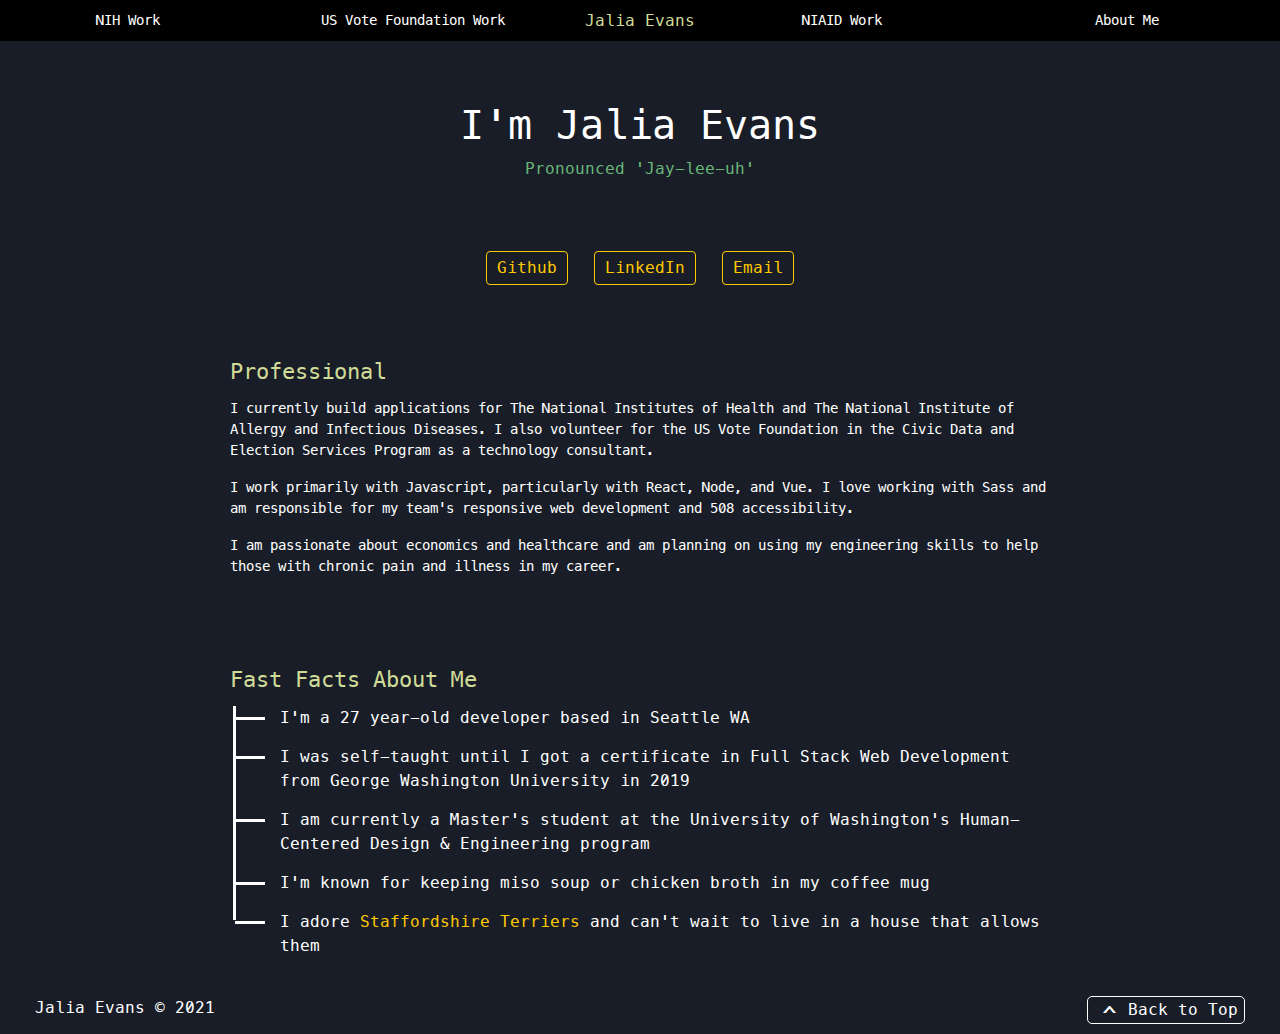
<file: about.html>
<!-- Jalia 'jay-lee-uh' Evans

known for keeping miso soup in my coffee mug

26 year old developer based in Washington DC
self-taught then got george washington university full stack developer certification

work as a contractor for net esolutions supporting the national institutes of health
volunteer for us vote foundation as a civic data and election services analyst and frontend developer

linkedin
github
email -->

<!DOCTYPE html>
<html lang="en">

    <head>
        <meta charset="UTF-8">
        <title>Jalia Evans</title>

        <link rel="stylesheet" href="css/bootstrap.css">
        <link rel="stylesheet" href="css/main.css">
    </head>

    <body>
        <header>
            <div class="container-fluid">
                <div class="navbar-expand-lg ">
                  <div class="nav-header">
                      <div class="site-name"><a href="/">Jalia Evans</a></div>
                      <button class="collapse-button navbar-toggler" type="button" data-toggle="collapse" data-target="#navbarCollapseContent" aria-controls="navbarSupportedContent" aria-expanded="false" aria-label="Toggle navigation">
                          <span class="burger-line"></span>
                          <span class="burger-line"></span>
                          <span class="burger-line"></span>
                      </button>
                  </div>
                  <div class="collapse navbar-collapse" id="navbarCollapseContent">
                    <nav class="collapsible-nav">
                        <ul>
                            <li>
                                <a href="bmw.html">NIH Work</a>
                            </li>
                            <li>
                                <a href="usvote.html">US Vote Foundation Work</a>
                            </li>
                        </ul>
                        <div class="list-name"><a href="/">Jalia Evans</a></div>
                        <ul>
                            <li>
                                <a href="vac.html">NIAID Work</a>
                            </li>
                            <li>
                                <a href="about.html">About Me</a>
                            </li>
                        </ul>
                    </nav>
                  </div>
                </div class="navbar-expand-lg ">
            </div>
        </header>

        <main class="about-page">
            <div class="about-container">
                <div class="about-name">
                    <h1 class="my-name">I'm Jalia Evans</h1>
                    <span class="pronounce">Pronounced 'Jay-lee-uh'</span>
                </div>
                <section class="about-section">
                    <div class="contact-links">
                        <a class="btn" href="https://github.com/irohdesign" target="_blank">Github</a>
                        <a class="btn" href="https://www.linkedin.com/in/jalia-evans-644852155/" target="_blank">LinkedIn</a>
                        <a class="btn" href="mailto:evans.jalia@gmail.com">Email</a>
                    </div>
                </section>
                <section class="about-section">
                    <div class="section-head">Professional</div>
                    <p>I currently build applications for The National Institutes of Health and The National Institute of Allergy and Infectious Diseases. I also volunteer for the US Vote Foundation in the Civic Data and Election Services Program as a technology consultant.</p>
                    <p>I work primarily with Javascript, particularly with React, Node, and Vue. I love working with Sass and am responsible for my team's responsive web development and 508 accessibility.</p>
                    <p>I am passionate about economics and healthcare and am planning on using my engineering skills to help those with chronic pain and illness in my career. </p>
                </section>
                <section class="about-section">
                    <div class="section-head">Fast Facts About Me</div>
                    <ul>
                        <li>I'm a 27 year-old developer based in Seattle WA</li>
                        <li>I was self-taught until I got a certificate in Full Stack Web Development from George Washington University in 2019</li>
                        <li>I am currently a Master's student at the University of Washington's Human-Centered Design & Engineering program</li>
                        <li>I'm known for keeping miso soup or chicken broth in my coffee mug</li>
                        <li>I adore <a href="https://www.tiktok.com/@the_blueboys/video/6870974015628905730?campaign_id=20&emc=edit_wg_20210115&instance_id=26073&nl=watching&regi_id=68319520&segment_id=49448&te=1&user_id=1c4d81fff479d1143a859541da1be396" target="_blank">Staffordshire Terriers</a> and can't wait to live in a house that allows them</li>
                    </ul>
                </section>
            </div>

        </main>

        <footer class="footer">
            <div class="container-fluid footer-content">
                <div class="author">Jalia Evans &copy; 2021</div>
                <button id="backToTop">Back to Top</button>
            </div>
        </footer>
        
      <script src="js/jquery.min.js"></script>
      <script src="js/popper.min.js"></script>
      <script src="js/bootstrap.min.js"></script>
      <script src="js/echarts.min.js"></script>
      <script src="data/awardeeFunding.json"></script>
      <script src="js/main.js"></script>
      </body>
</html>
</file>
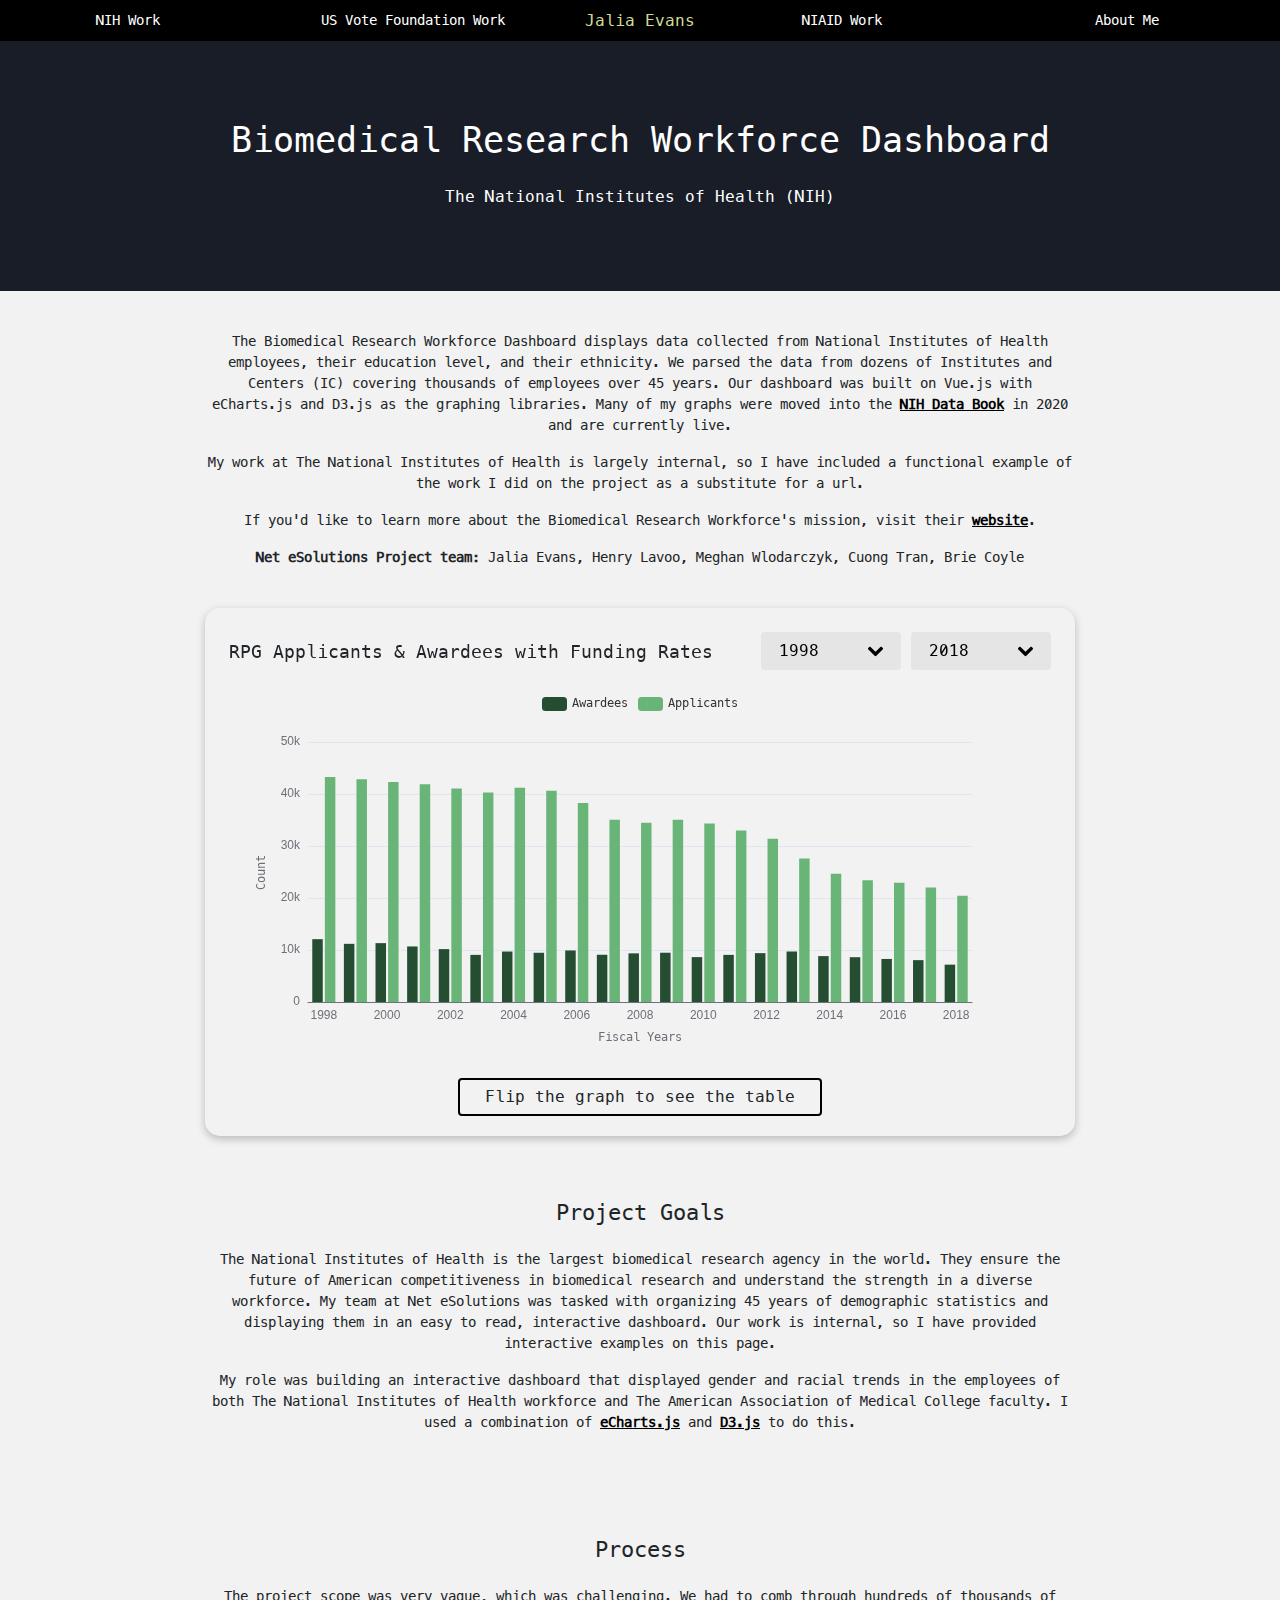
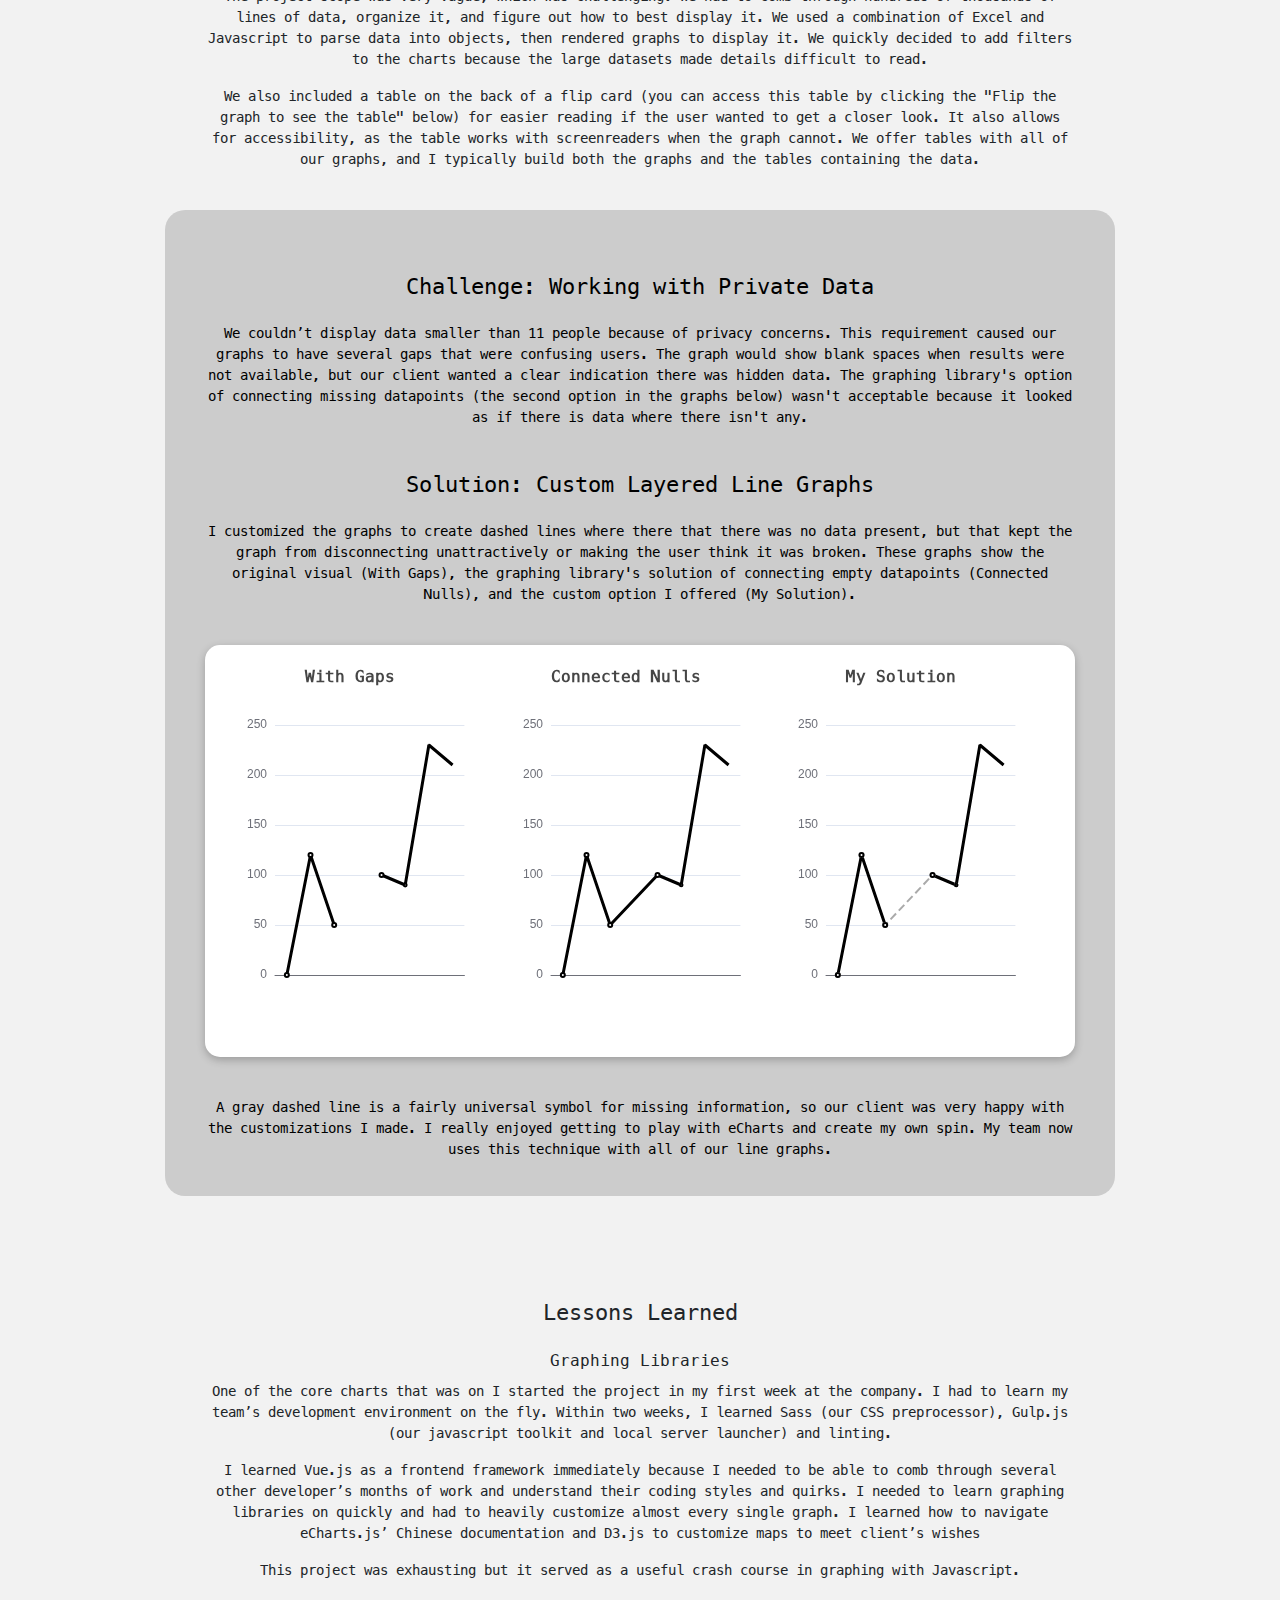
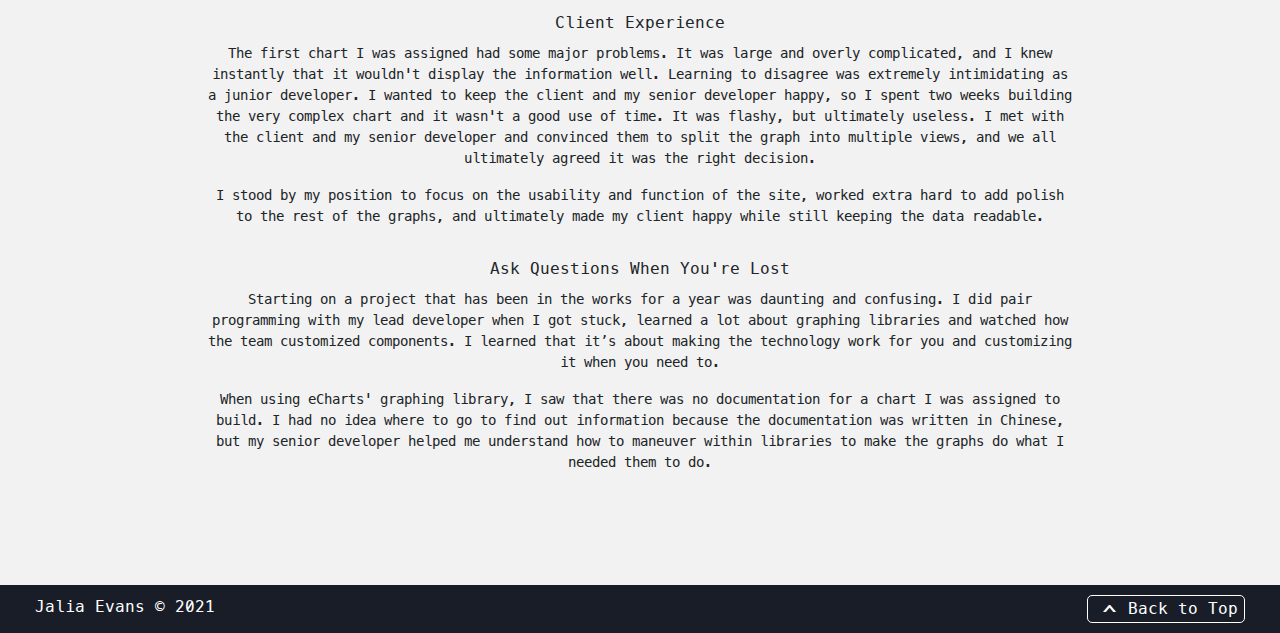
<file: bmw.html>
<!DOCTYPE html>
<html lang="en">

    <head>
        <meta charset="UTF-8">
        <title>Jalia Evans</title>

        <link rel="stylesheet" href="css/bootstrap.css">
        <link rel="stylesheet" href="css/main.css">
    </head>

    <body>
        <header>
            <div class="container-fluid">
                <div class="navbar-expand-lg ">
                  <div class="nav-header">
                      <div class="site-name"><a href="/">Jalia Evans</a></div>
                      <button class="collapse-button navbar-toggler" type="button" data-toggle="collapse" data-target="#navbarCollapseContent" aria-controls="navbarSupportedContent" aria-expanded="false" aria-label="Toggle navigation">
                          <span class="burger-line"></span>
                          <span class="burger-line"></span>
                          <span class="burger-line"></span>
                      </button>
                  </div>
                  <div class="collapse navbar-collapse" id="navbarCollapseContent">
                    <nav class="collapsible-nav">
                        <ul>
                            <li>
                                <a href="bmw.html">NIH Work</a>
                            </li>
                            <li>
                                <a href="usvote.html">US Vote Foundation Work</a>
                            </li>
                        </ul>
                        <div class="list-name"><a href="/">Jalia Evans</a></div>
                        <ul>
                            <li>
                                <a href="vac.html">NIAID Work</a>
                            </li>
                            <li>
                                <a href="about.html">About Me</a>
                            </li>
                        </ul>
                    </nav>
                  </div>
                </div class="navbar-expand-lg ">
            </div>
        </header>

        <main>
            <div class="project-page-header">
                <h1 class="page-title">Biomedical Research Workforce Dashboard</h1>
                <div class="sub-page-title">The National Institutes of Health (NIH)</div>
            </div>
            <div class="container-fluid project-page">
            <div class="project-section" id="bmw">
                <p>The Biomedical Research Workforce Dashboard displays data collected from National Institutes of Health employees, their education level, and their ethnicity. We parsed the data from dozens of Institutes and Centers (IC) covering thousands of employees over 45 years. Our dashboard was built on Vue.js with eCharts.js and D3.js as the graphing libraries. Many of my graphs were moved into the <a href="https://report.nih.gov/nihdatabook/category/10" target="_blank">NIH Data Book</a> in 2020 and are currently live.</p>
                <p>My work at The National Institutes of Health is largely internal, so I have included a functional example of the work I did on the project as a substitute for a url.</p>
                <p>If you'd like to learn more about the Biomedical Research Workforce's mission, visit their <a href="https://biomedicalresearchworkforce.nih.gov" target="_blank">website</a>.</p>
                <p><strong>Net eSolutions Project team:</strong> Jalia Evans, Henry Lavoo, Meghan Wlodarczyk, Cuong Tran, Brie Coyle</p>

                <div class="graph-table-container">
                    <div class="flip-container">
                        <div class="flipper" id="#bmwFlip">
                            <div class="front">
                            <div class="bmw-sample-container graph-container">
                                <div class="graph-header">
                                    <div class="graph-title">RPG Applicants & Awardees with Funding Rates</div>
                                    <div class="dropdowns">
                                        <div class="dropdown">
                                            <button class="btn btn-secondary dropdown-toggle" type="button" id="bmwStartDrop" data-toggle="dropdown" aria-haspopup="true" aria-expanded="false">
                                                1998
                                            </button>
                                            <div class="dropdown-menu bmw-dropdown-data" id="bmw-start-dropdown-data" aria-labelledby="bmwStartDrop"></div>
                                        </div>
                                        <div class="dropdown">
                                            <button class="btn btn-secondary dropdown-toggle" type="button" id="bmwEndDrop" data-toggle="dropdown" aria-haspopup="true" aria-expanded="false">
                                                2018
                                            </button>
                                            <div class="dropdown-menu bmw-dropdown-data" id="bmw-end-dropdown-data" aria-labelledby="bmwEndDrop"></div>
                                        </div>
                                    </div>
                                </div>
                
                                <div id="bmw-sample" class="graph-square"></div>
                            </div>
                            </div>
                            <div class="back">
                                <table class="table bmw-table" id="bmwTable"><tbody></tbody></table>
                            </div>
                        </div>
                    </div>
                    <button class="btn flip-btn" id="bmwFlipper">Flip the graph to see the table</button>
                </div>

                <section class="copy-section copy-following-graph">
                    <div class="section-head">
                        Project Goals
                    </div>
                    <p>The National Institutes of Health is the largest biomedical research agency in the world. They ensure the future of American competitiveness in biomedical research and understand the strength in a diverse workforce. My team at Net eSolutions was tasked with organizing 45 years of demographic statistics and displaying them in an easy to read, interactive dashboard. Our work is internal, so I have provided interactive examples on this page.</p>
                    <p>My role was building an interactive dashboard that displayed gender and racial trends in the employees of both The National Institutes of Health workforce and The American Association of Medical College faculty. I used a combination of <a href="http://echarts.apache.org/en/index.html" target="_blank">eCharts.js</a> and <a href="https://d3js.org/" target="_blank">D3.js</a> to do this.</p>
                </section>

                <section class="copy-section">
                    <div class="section-head">Process</div>
                    <p>The project scope was very vague, which was challenging. We had to comb through hundreds of thousands of lines of data, organize it, and figure out how to best display it. We used a combination of Excel and Javascript to parse data into objects, then rendered graphs to display it. We quickly decided to add filters to the charts because the large datasets made details difficult to read.</p>
                    <p>We also included a table on the back of a flip card (you can access this table by clicking the "Flip the graph to see the table" below) for easier reading if the user wanted to get a closer look. It also allows for accessibility, as the table works with screenreaders when the graph cannot. We offer tables with all of our graphs, and I typically build both the graphs and the tables containing the data.</p>

                    <div class="challenge">
                        <div class="challenge-head">Challenge: Working with Private Data</div>
                        <p>We couldn’t display data smaller than 11 people because of privacy concerns. This requirement caused our graphs to have several gaps that were confusing users. The graph would show blank spaces when results were not available, but our client wanted a clear indication there was hidden data. The graphing library's option of connecting missing datapoints (the second option in the graphs below) wasn't acceptable because it looked as if there is data where there isn't any.</p>
                        <div class="solution-head">Solution: Custom Layered Line Graphs</div>
                        <p>I customized the graphs to create dashed lines where there that there was no data present, but that kept the graph from disconnecting unattractively or making the user think it was broken. These graphs show the original visual (With Gaps), the graphing library's solution of connecting empty datapoints (Connected Nulls), and the custom option I offered (My Solution).
                        </p>
                        <div class="graph-table-container">
                            <div class="line-graph" id="disconnectedLineGraph"></div>
                            <div class="line-graph" id="autoConnectedLineGraph"></div>
                            <div class="line-graph" id="solutionLineGraph"></div>
                        </div>
                        <p>A gray dashed line is a fairly universal symbol for missing information, so our client was very happy with the customizations I made. I really enjoyed getting to play with eCharts and create my own spin. My team now uses this technique with all of our line graphs.</p>
                    </div>
                </section>

                <section class="copy-section lessons-learned">
                    <div class="section-head">Lessons Learned</div>
                    <div class="lesson">
                        <div class="lesson-head">Graphing Libraries</div>
                        <p>One of the core charts that was on I started the project in my first week at the company. I had to learn my team’s development environment on the fly. Within two weeks, I learned Sass (our CSS preprocessor), Gulp.js (our javascript toolkit and local server launcher) and linting. 
                        </p>
                        <p>I learned Vue.js as a frontend framework immediately because I needed to be able to comb through several other developer’s months of work and understand their coding styles and quirks. I needed to learn graphing libraries on quickly and had to heavily customize almost every single graph. I learned how to navigate eCharts.js’ Chinese documentation and D3.js to customize maps to meet client’s wishes</p>
                        <p>This project was exhausting but it served as a useful crash course in graphing with Javascript.</p>
                    </div>
                    <div class="lesson">
                        <div class="lesson-head">Client Experience</div>
                        <p>The first chart I was assigned had some major problems. It was large and overly complicated, and I knew instantly that it wouldn't display the information well. Learning to disagree was extremely intimidating as a junior developer. I wanted to keep the client and my senior developer happy, so I spent two weeks building the very complex chart and it wasn't a good use of time. It was flashy, but ultimately useless. I met with the client and my senior developer and convinced them to split the graph into multiple views, and we all ultimately agreed it was the right decision.</p>
                        <p>I stood by my position to focus on the usability and function of the site, worked extra hard to add polish to the rest of the graphs, and ultimately made my client happy while still keeping the data readable.</p>
                    </div>
                    <div class="lesson">
                        <div class="lesson-head">Ask Questions When You're Lost</div>
                        <p>Starting on a project that has been in the works for a year was daunting and confusing. I did pair programming with my lead developer when I got stuck, learned a lot about graphing libraries and watched how the team customized components. I learned that it’s about making the technology work for you and customizing it when you need to.
                        </p>
                        <p>When using eCharts' graphing library, I saw that there was no documentation for a chart I was assigned to build. I had no idea where to go to find out information because the documentation was written in Chinese, but my senior developer helped me understand how to maneuver within libraries to make the graphs do what I needed them to do.</p>
                    </div>
                </section>
            </div>
            </div>
        </main>

        <footer class="footer">
            <div class="container-fluid footer-content">
                <div class="author">Jalia Evans &copy; 2021</div>
                <button id="backToTop">Back to Top</button>
            </div>
        </footer>
        
      <script src="js/jquery.min.js"></script>
      <script src="js/popper.min.js"></script>
      <script src="js/bootstrap.min.js"></script>
      <script src="js/echarts.min.js"></script>
      <script src="data/awardeeFunding.json"></script>
      <script src="js/main.js"></script>
      </body>
</html>
</file>
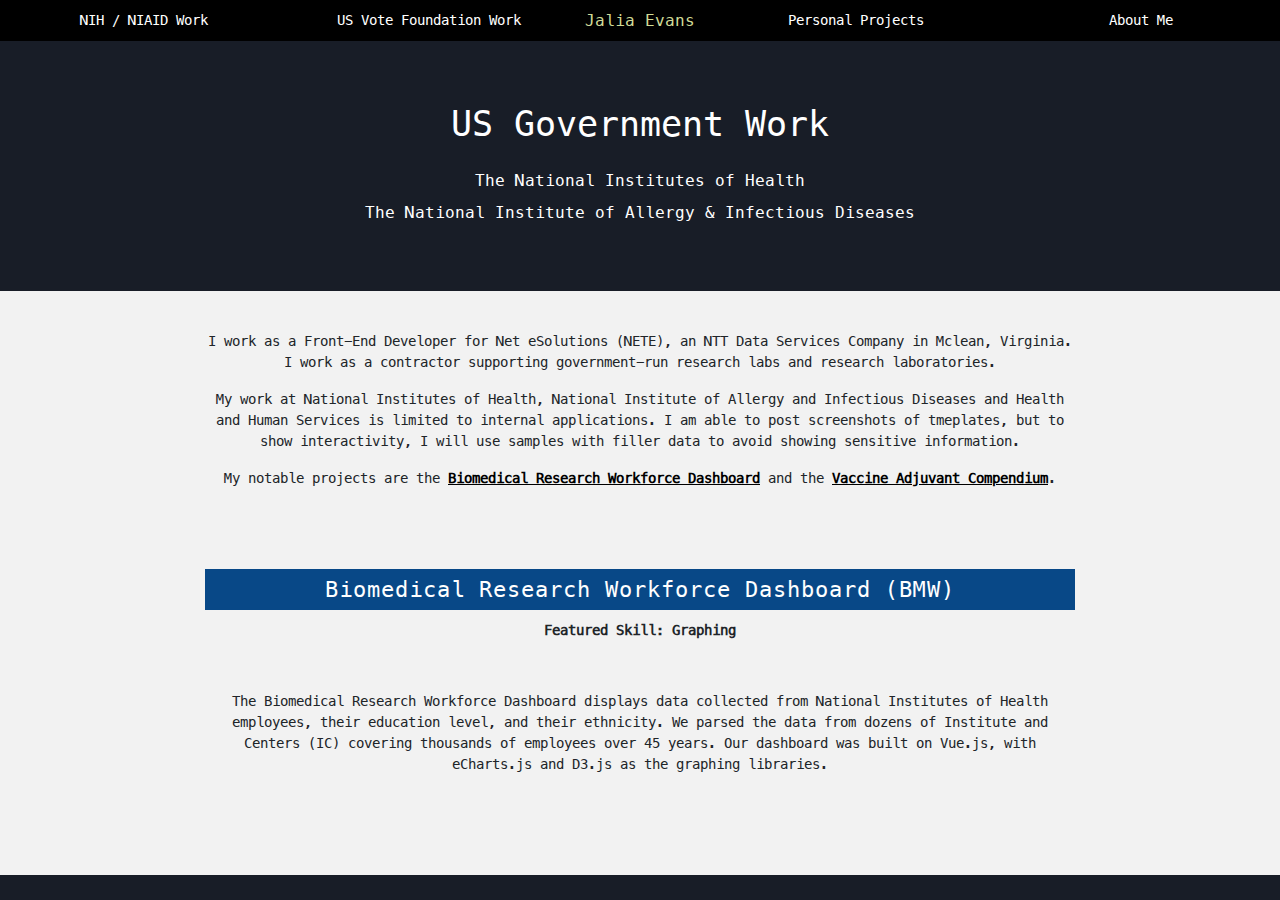
<file: project-base.html>
<!DOCTYPE html>
<html lang="en">

    <head>
        <meta charset="UTF-8">
        <title>Jalia Evans</title>
        <!--build:css css/styles.min.css-->
        <link rel="stylesheet" href="css/bootstrap.css">
        <link rel="stylesheet" href="css/main.css">
        <!--endbuild-->
    </head>

    <body>
        <header>
            <div class="container-fluid">
                <div class="navbar-expand-lg ">
                  <div class="nav-header">
                      <div class="site-name">Jalia Evans</div>
                      <button class="collapse-button navbar-toggler" type="button" data-toggle="collapse" data-target="#navbarCollapseContent" aria-controls="navbarSupportedContent" aria-expanded="false" aria-label="Toggle navigation">
                          <span class="burger-line"></span>
                          <span class="burger-line"></span>
                          <span class="burger-line"></span>
                      </button>
                  </div>
                  <div class="collapse navbar-collapse" id="navbarCollapseContent">
                    <nav class="collapsible-nav">
                        <ul>
                            <li>
                                <a href="government.html">NIH / NIAID Work</a>
                            </li>
                            <li>
                                <a href="usvote.html">US Vote Foundation Work</a>
                            </li>
                        </ul>
                        <div class="list-name"><a href="index.html">Jalia Evans</a></div>
                        <ul>
                            <li>
                                <a href="personal.html">Personal Projects</a>
                            </li>
                            <li>
                                <a href="about.html">About Me</a>
                            </li>
                        </ul>
                    </nav>
                  </div>
                </div class="navbar-expand-lg ">
            </div>
        </header>

        <main>
          <div class="project-page-header">
            <div class="page-header-content">
              <h1 class="page-title">US Government Work</h1>
              <div class="sub-page-title">The National Institutes of Health</br>The National Institute of Allergy & Infectious Diseases</div>
            </div>
          </div>

          <div class="container-fluid project-page">
            <div class="summary">
              <p>
              I work as a Front-End Developer for Net eSolutions (NETE), an NTT Data Services Company in Mclean, Virginia. I work as a contractor supporting government-run research labs and research laboratories.
              </p>
              <p>
                My work at National Institutes of Health, National Institute of Allergy and Infectious Diseases and Health and Human Services is limited to internal applications. I am able to post screenshots of tmeplates, but to show interactivity, I will use samples with filler data to avoid showing sensitive information.
              </p>
              <p>
                My notable projects are the <a href="#bmw">Biomedical Research Workforce Dashboard</a> and the <a href="#vac">Vaccine Adjuvant Compendium</a>.
              </p>
            </div>

            <div class="project-section" id="bmw">
              <div class="project-head">
                <div class="project-title">Biomedical Research Workforce Dashboard (BMW)</div>
                <span class="focus">Featured Skill: Graphing</span>
              </div>

              <p>The Biomedical Research Workforce Dashboard displays data collected from National Institutes of Health employees, their education level, and their ethnicity. We parsed the data from dozens of Institute and Centers (IC) covering thousands of employees over 45 years. Our dashboard was built on Vue.js, with eCharts.js and D3.js as the graphing libraries.</p>
            </div>
          </div>
        </main>
        
      <script src="js/jquery.min.js"></script>
      <script src="js/bootstrap.min.js"></script>
      <script src="js/echarts.min.js"></script>
      <script src="js/main.js"></script>
      </body>
</html>
</file>
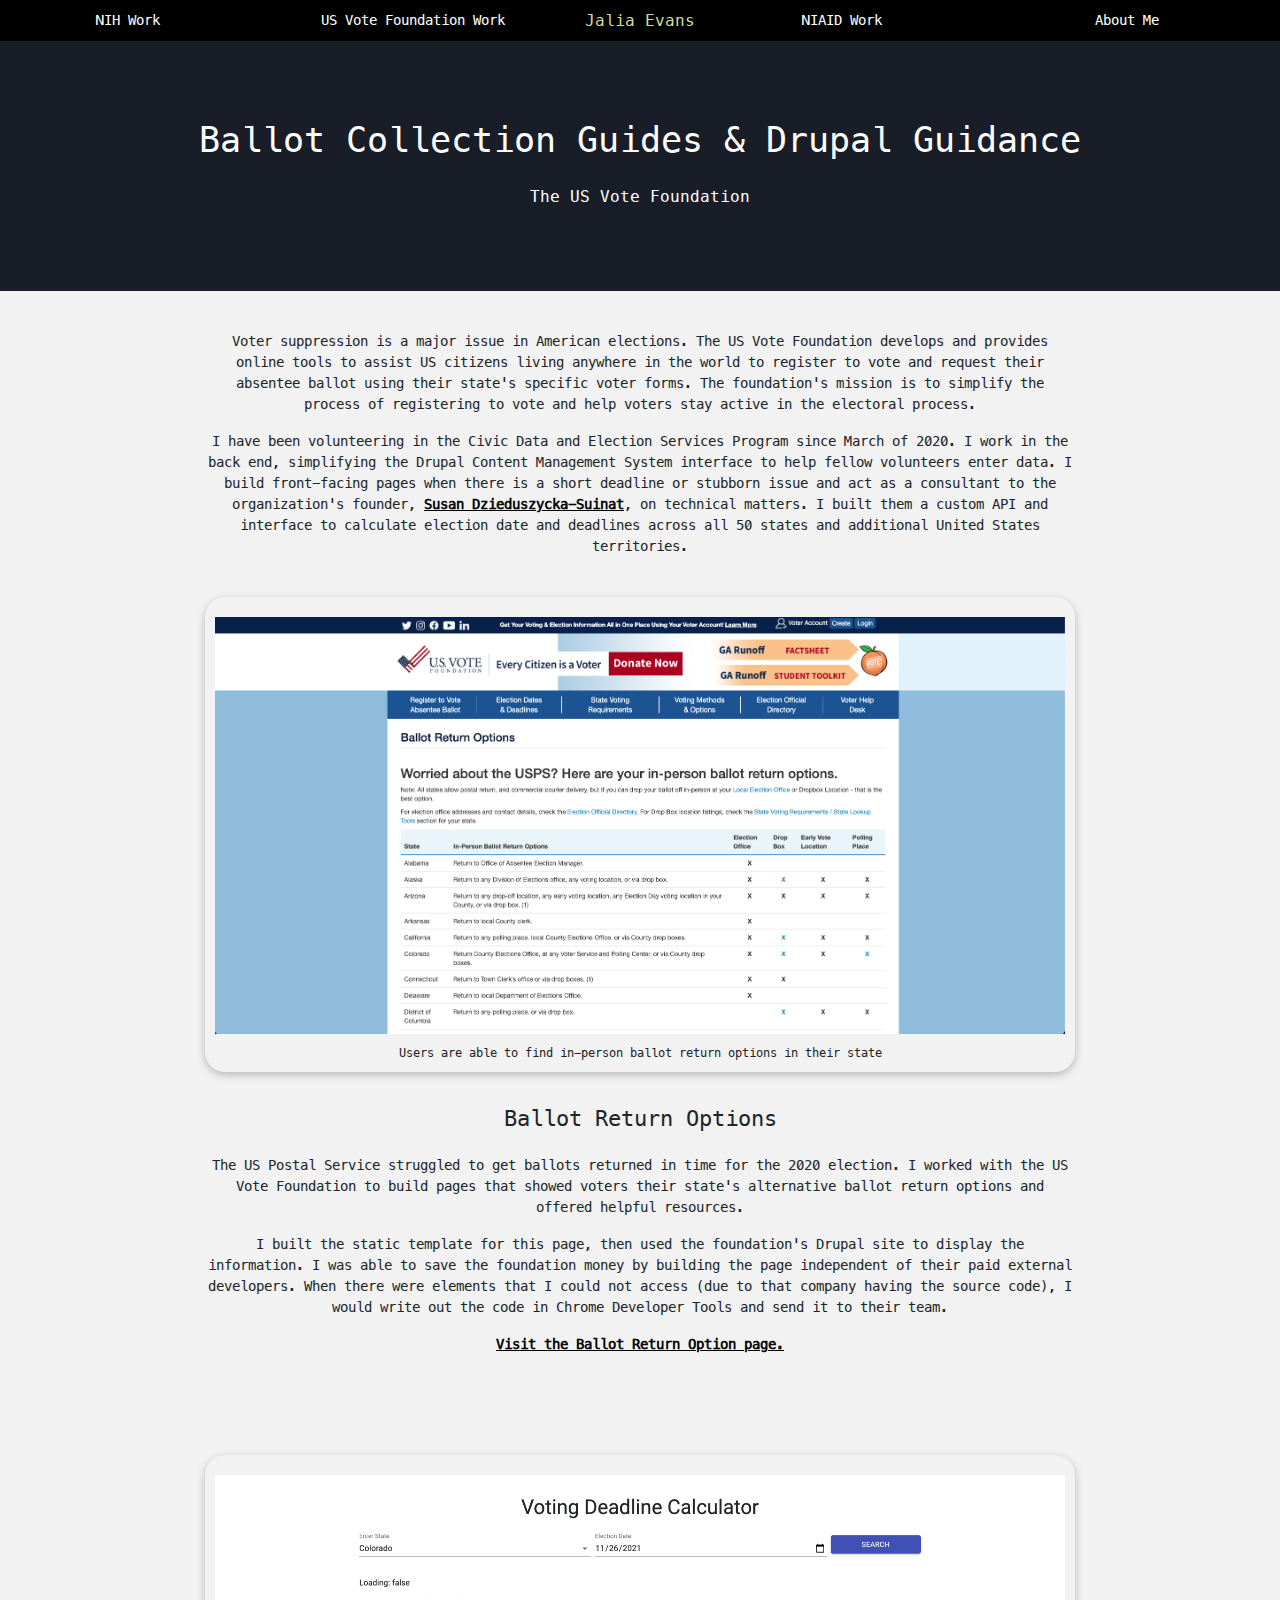
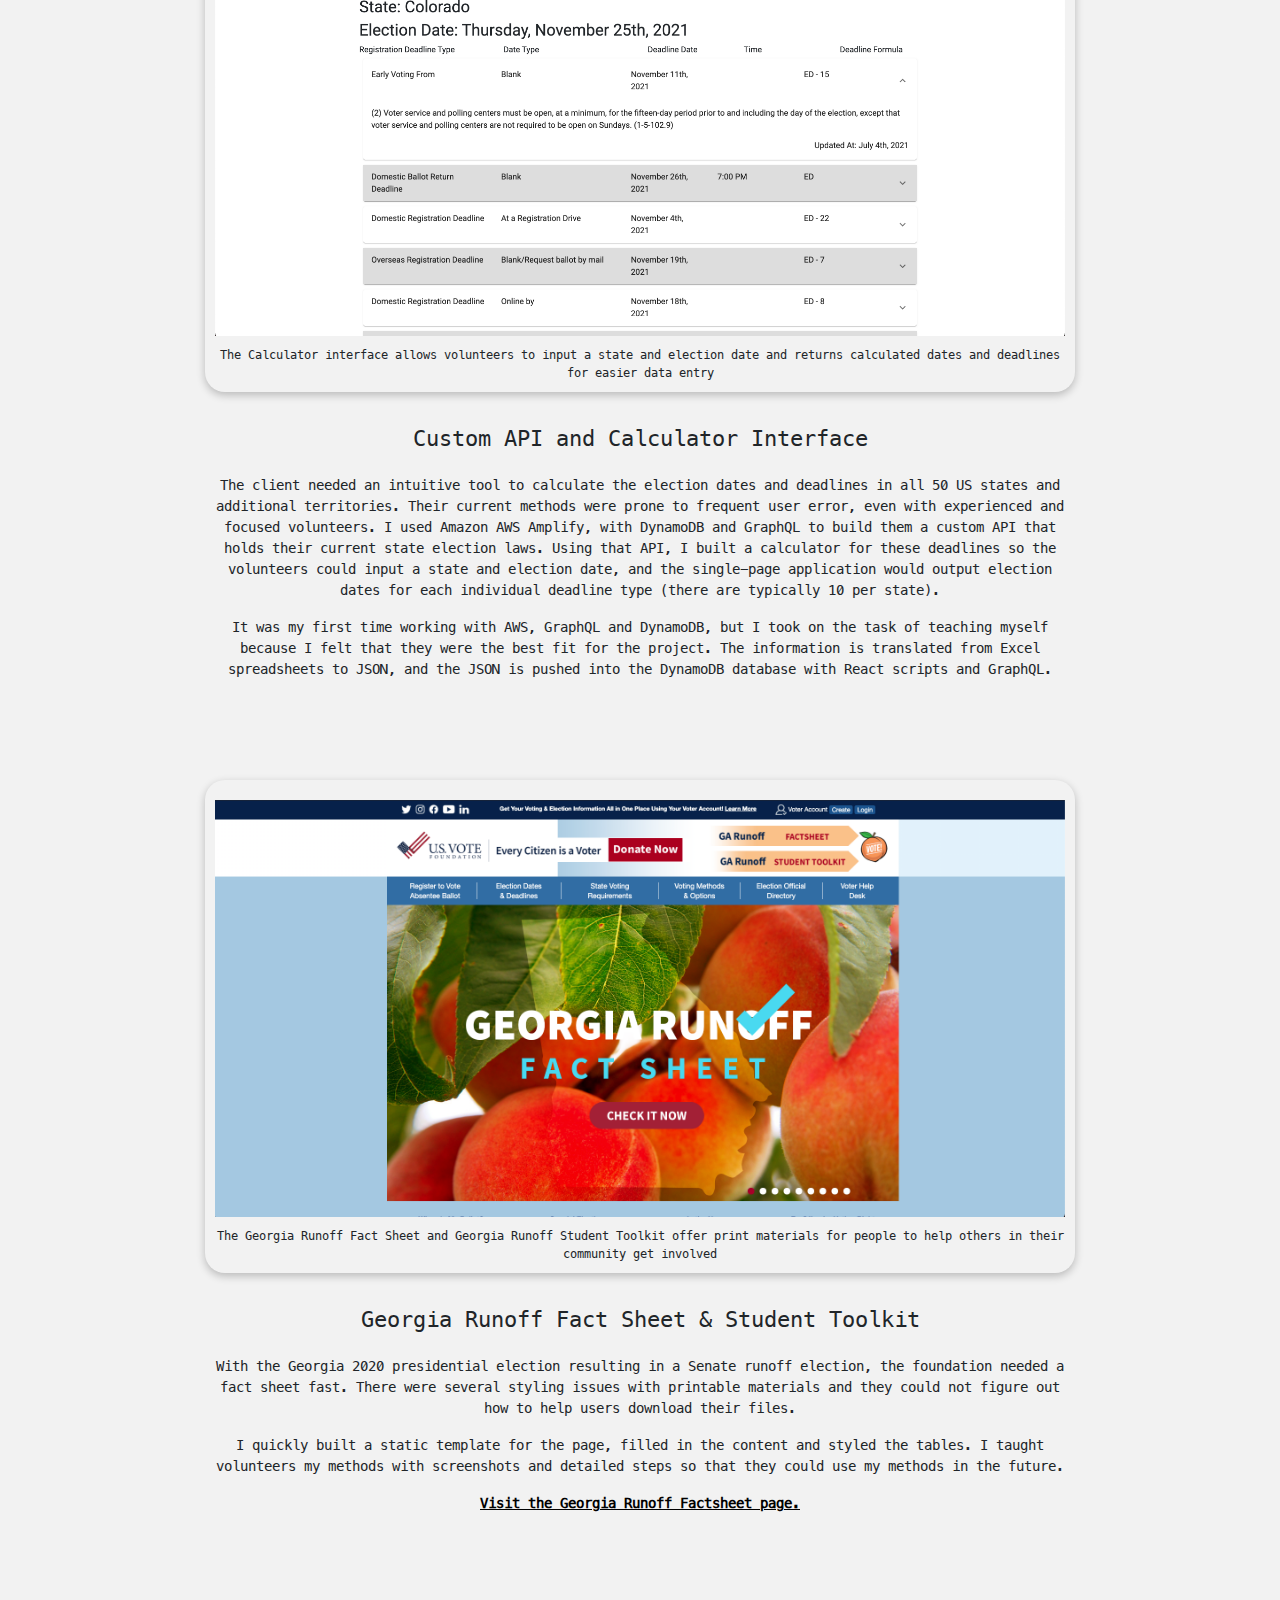
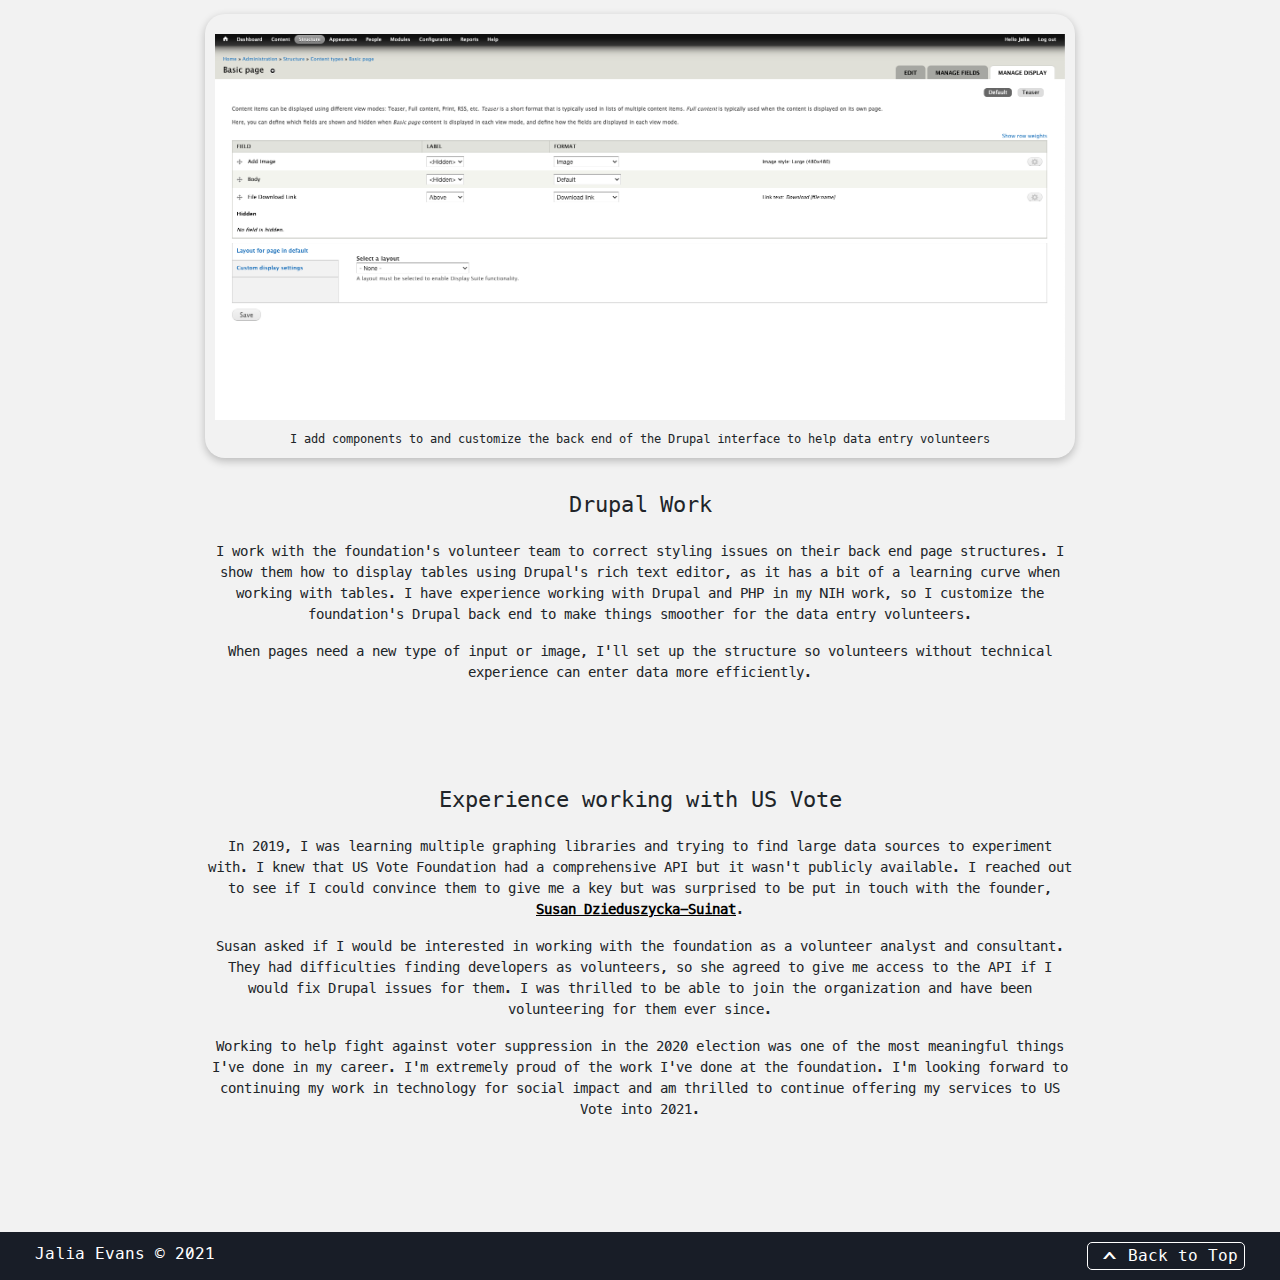
<file: usvote.html>
<!DOCTYPE html>
<html lang="en">

    <head>
        <meta charset="UTF-8">
        <title>Jalia Evans</title>

        <link rel="stylesheet" href="css/bootstrap.css">
        <link rel="stylesheet" href="css/main.css">
    </head>

    <body>
        <header>
            <div class="container-fluid">
                <div class="navbar-expand-lg ">
                  <div class="nav-header">
                      <div class="site-name"><a href="/">Jalia Evans</a></div>
                      <button class="collapse-button navbar-toggler" type="button" data-toggle="collapse" data-target="#navbarCollapseContent" aria-controls="navbarSupportedContent" aria-expanded="false" aria-label="Toggle navigation">
                          <span class="burger-line"></span>
                          <span class="burger-line"></span>
                          <span class="burger-line"></span>
                      </button>
                  </div>
                  <div class="collapse navbar-collapse" id="navbarCollapseContent">
                    <nav class="collapsible-nav">
                        <ul>
                            <li>
                                <a href="bmw.html">NIH Work</a>
                            </li>
                            <li>
                                <a href="usvote.html">US Vote Foundation Work</a>
                            </li>
                        </ul>
                        <div class="list-name"><a href="/">Jalia Evans</a></div>
                        <ul>
                            <li>
                                <a href="vac.html">NIAID Work</a>
                            </li>
                            <li>
                                <a href="about.html">About Me</a>
                            </li>
                        </ul>
                    </nav>
                  </div>
                </div class="navbar-expand-lg ">
            </div>
        </header>

        <main>
            <div class="project-page-header">
                <h1 class="page-title">Ballot Collection Guides & Drupal Guidance</h1>
                <div class="sub-page-title">The US Vote Foundation</div>
            </div>
            <div class="container-fluid project-page">
                <div class="project-section" id="usvote">
                    <p>Voter suppression is a major issue in American elections. The US Vote Foundation develops and provides online tools to assist US citizens living anywhere in the world to register to vote and request their absentee ballot using their state's specific voter forms. The foundation's mission is to simplify the process of registering to vote and help voters stay active in the electoral process. </p>

                    <p>I have been volunteering in the Civic Data and Election Services Program since March of 2020. I work in the back end, simplifying the Drupal Content Management System interface to help fellow volunteers enter data. I build front-facing pages when there is a short deadline or stubborn issue and act as a consultant to the organization's founder, <a href="https://www.linkedin.com/in/susanovf/" target="_blank">Susan Dzieduszycka-Suinat</a>,  on technical matters. I built them a custom API and interface to calculate election date and deadlines across all 50 states and additional United States territories.</p>
                    
                    <div class="screenshot-container copy-image">
                        <img src="images/usvote_ballotReturn.png" class="project-image" alt="Ballot Return Options">
                    <div class="caption">Users are able to find in-person ballot return options in their state</div>
                    </div>
                    <section class="copy-section">
                        <div class="section-head">Ballot Return Options</div>
                        <p>The US Postal Service struggled to get ballots returned in time for the 2020 election. I worked with the US Vote Foundation to build pages that showed voters their state's alternative ballot return options and offered helpful resources.</p>
                        <p>I built the static template for this page, then used the foundation's Drupal site to display the information. I was able to save the foundation money by building the page independent of their paid external developers. When there were elements that I could not access (due to that company having the source code), I would write out the code in Chrome Developer Tools and send it to their team.</p>
                        <p><a href="https://www.usvotefoundation.org/ballot-return-options" target="_blank">Visit the Ballot Return Option page.</a></p>
                    </section>

                    <div class="screenshot-container copy-image">
                        <img src="images/usvote_api.png" class="project-image" alt="US Vote Home Page">
                        <div class="caption">The Calculator interface allows volunteers to input a state and election date and returns calculated dates and deadlines for easier data entry</div>
                    </div>
                    <section class="copy-section">
                        <div class="section-head">Custom API and Calculator Interface</div>
                        <p>The client needed an intuitive tool to calculate the election dates and deadlines in all 50 US states and additional territories. Their current methods were prone to frequent user error, even with experienced and focused volunteers. I used Amazon AWS Amplify, with DynamoDB and GraphQL to build them a custom API that holds their current state election laws. Using that API, I built a calculator for these deadlines so the volunteers could input a state and election date, and the single-page application would output election dates for each individual deadline type (there are typically 10 per state).</p>
                        <p>It was my first time working with AWS, GraphQL and DynamoDB, but I took on the task of teaching myself because I felt that they were the best fit for the project. The information is translated from Excel spreadsheets to JSON, and the JSON is pushed into the DynamoDB database with React scripts and GraphQL.</p>
                    </section>

                    <div class="screenshot-container copy-image">
                        <img src="images/usvote_home.png" class="project-image" alt="US Vote Home Page">
                        <div class="caption">The Georgia Runoff Fact Sheet and Georgia Runoff Student Toolkit offer print materials for people to help others in their community get involved </div>
                    </div>
                    <section class="copy-section">
                        <div class="section-head">Georgia Runoff Fact Sheet & Student Toolkit</div>
                        <p>With the Georgia 2020 presidential election resulting in a Senate runoff election, the foundation needed a fact sheet fast. There were several styling issues with printable materials and they could not figure out how to help users download their files.</p>
                        <p>I quickly built a static template for the page, filled in the content and styled the tables. I taught volunteers my methods with screenshots and detailed steps so that they could use my methods in the future.</p>
                        <p><a href="https://www.usvotefoundation.org/GA-Runoff-Election-Factsheet" target="_blank">Visit the Georgia Runoff Factsheet page.</a></p>
                    </section>
                    <div class="screenshot-container copy-image">
                        <img src="images/usvote_drupal.png" class="project-image" alt="US Vote Drupal">
                        <div class="caption">I add components to and customize the back end of the Drupal interface to help data entry volunteers</div>
                    </div>
                    <section class="copy-section">
                        <div class="section-head">Drupal Work</div>
                        <p>I work with the foundation's volunteer team to correct styling issues on their back end page structures. I show them how to display tables using Drupal's rich text editor, as it has a bit of a learning curve when working with tables. I have experience working with Drupal and PHP in my NIH work, so I customize the foundation's Drupal back end to make things smoother for the data entry volunteers.</p>
                        <p>When pages need a new type of input or image, I'll  set up the structure so volunteers without technical experience can enter data more efficiently.</p>
                    </section>
                    <section class="copy-section">
                        <div class="section-head">Experience working with US Vote</div>
                        <p>In 2019, I was learning multiple graphing libraries and trying to find large data sources to experiment with. I knew that US Vote Foundation had a comprehensive API but it wasn't publicly available. I reached out to see if I could convince them to give me a key but was surprised to be put in touch with the founder, <a href="https://www.linkedin.com/in/susanovf/" target="_blank">Susan Dzieduszycka-Suinat</a>.</p>
                        <p>Susan asked if I would be interested in working with the foundation as a volunteer analyst and consultant. They had difficulties finding developers as volunteers, so she agreed to give me access to the API if I would fix Drupal issues for them. I was thrilled to be able to join the organization and have been volunteering for them ever since.</p>
                        <p>Working to help fight against voter suppression in the 2020 election was one of the most meaningful things I've done in my career. I'm extremely proud of the work I've done at the foundation. I'm looking forward to continuing my work in technology for social impact and am thrilled to continue offering my services to US Vote into 2021.</p>
                    </section>
                </div>
            </div>
        </main>

        <footer class="footer">
            <div class="container-fluid footer-content">
                <div class="author">Jalia Evans &copy; 2021</div>
                <button id="backToTop">Back to Top</button>
            </div>
        </footer>
        
      <script src="js/jquery.min.js"></script>
      <script src="js/popper.min.js"></script>
      <script src="js/bootstrap.min.js"></script>
      <script src="js/echarts.min.js"></script>
      <script src="data/awardeeFunding.json"></script>
      <script src="js/main.js"></script>
      </body>
</html>
</file>
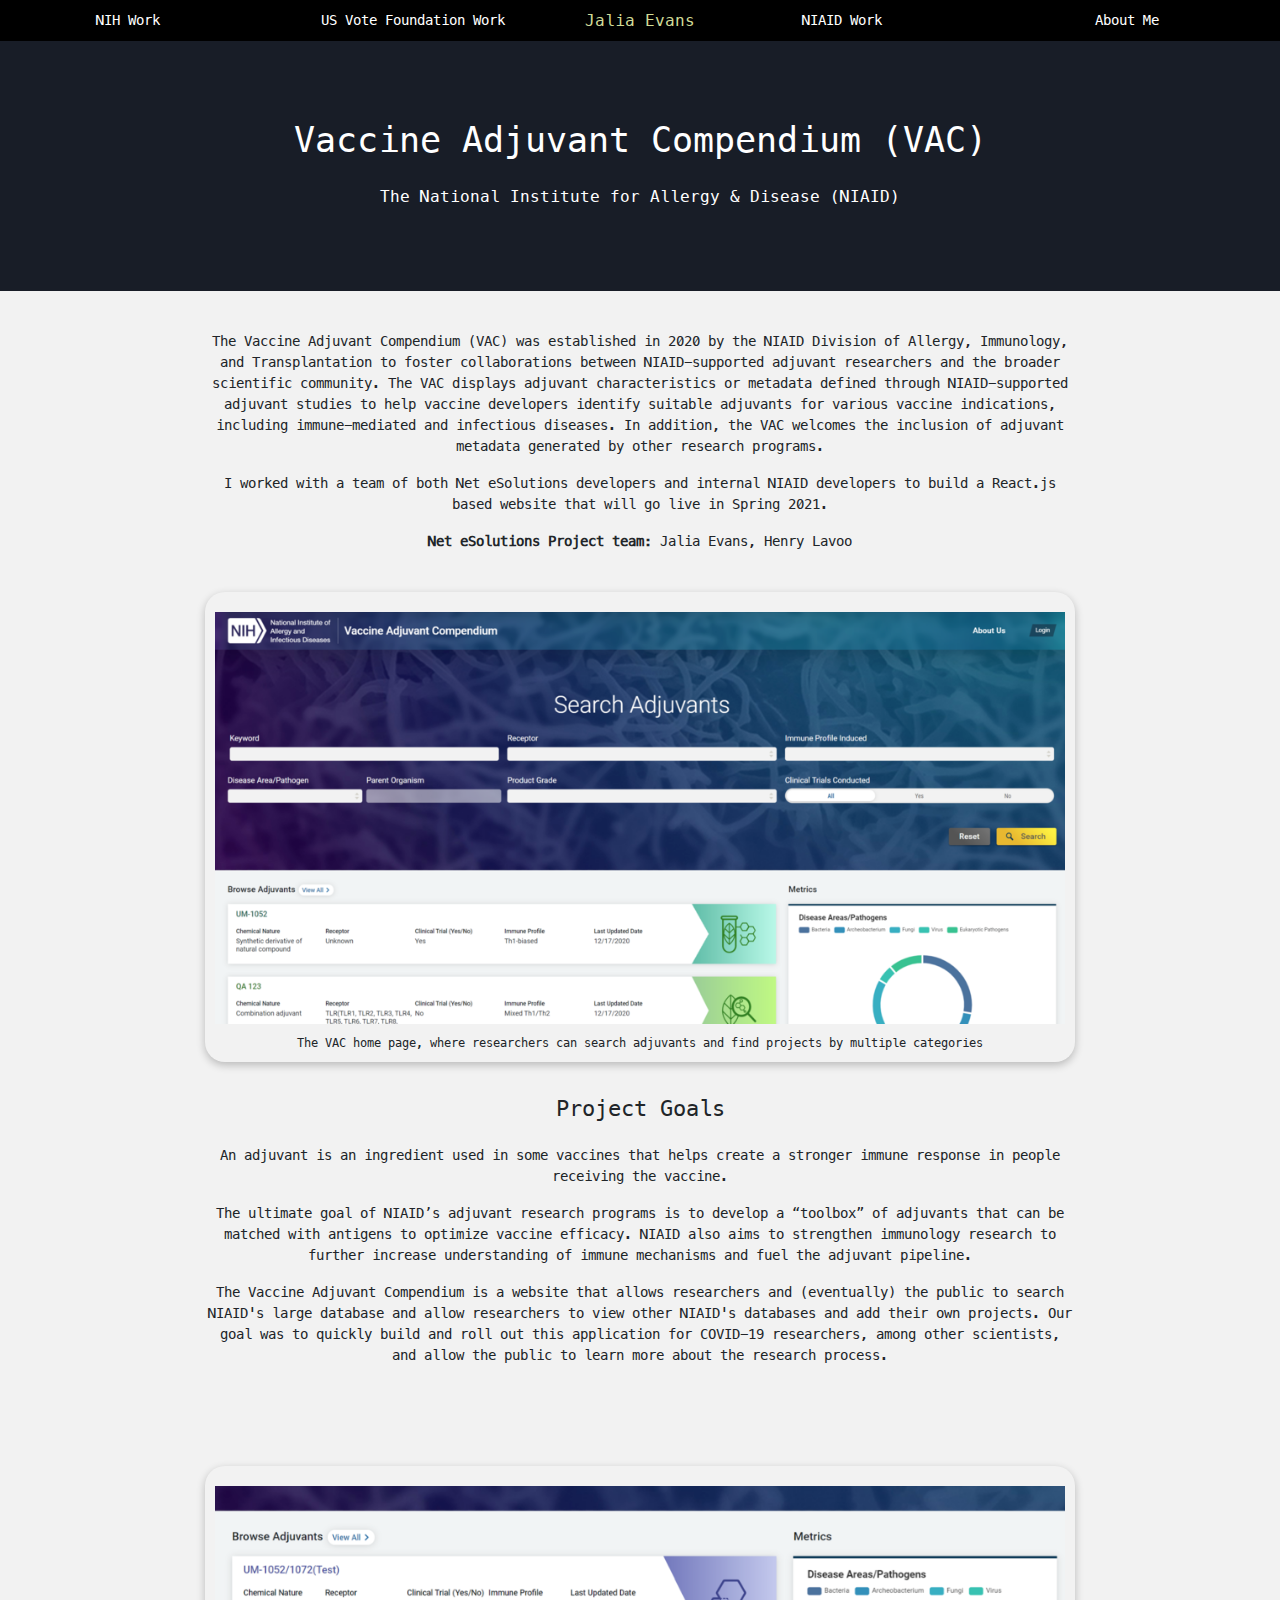
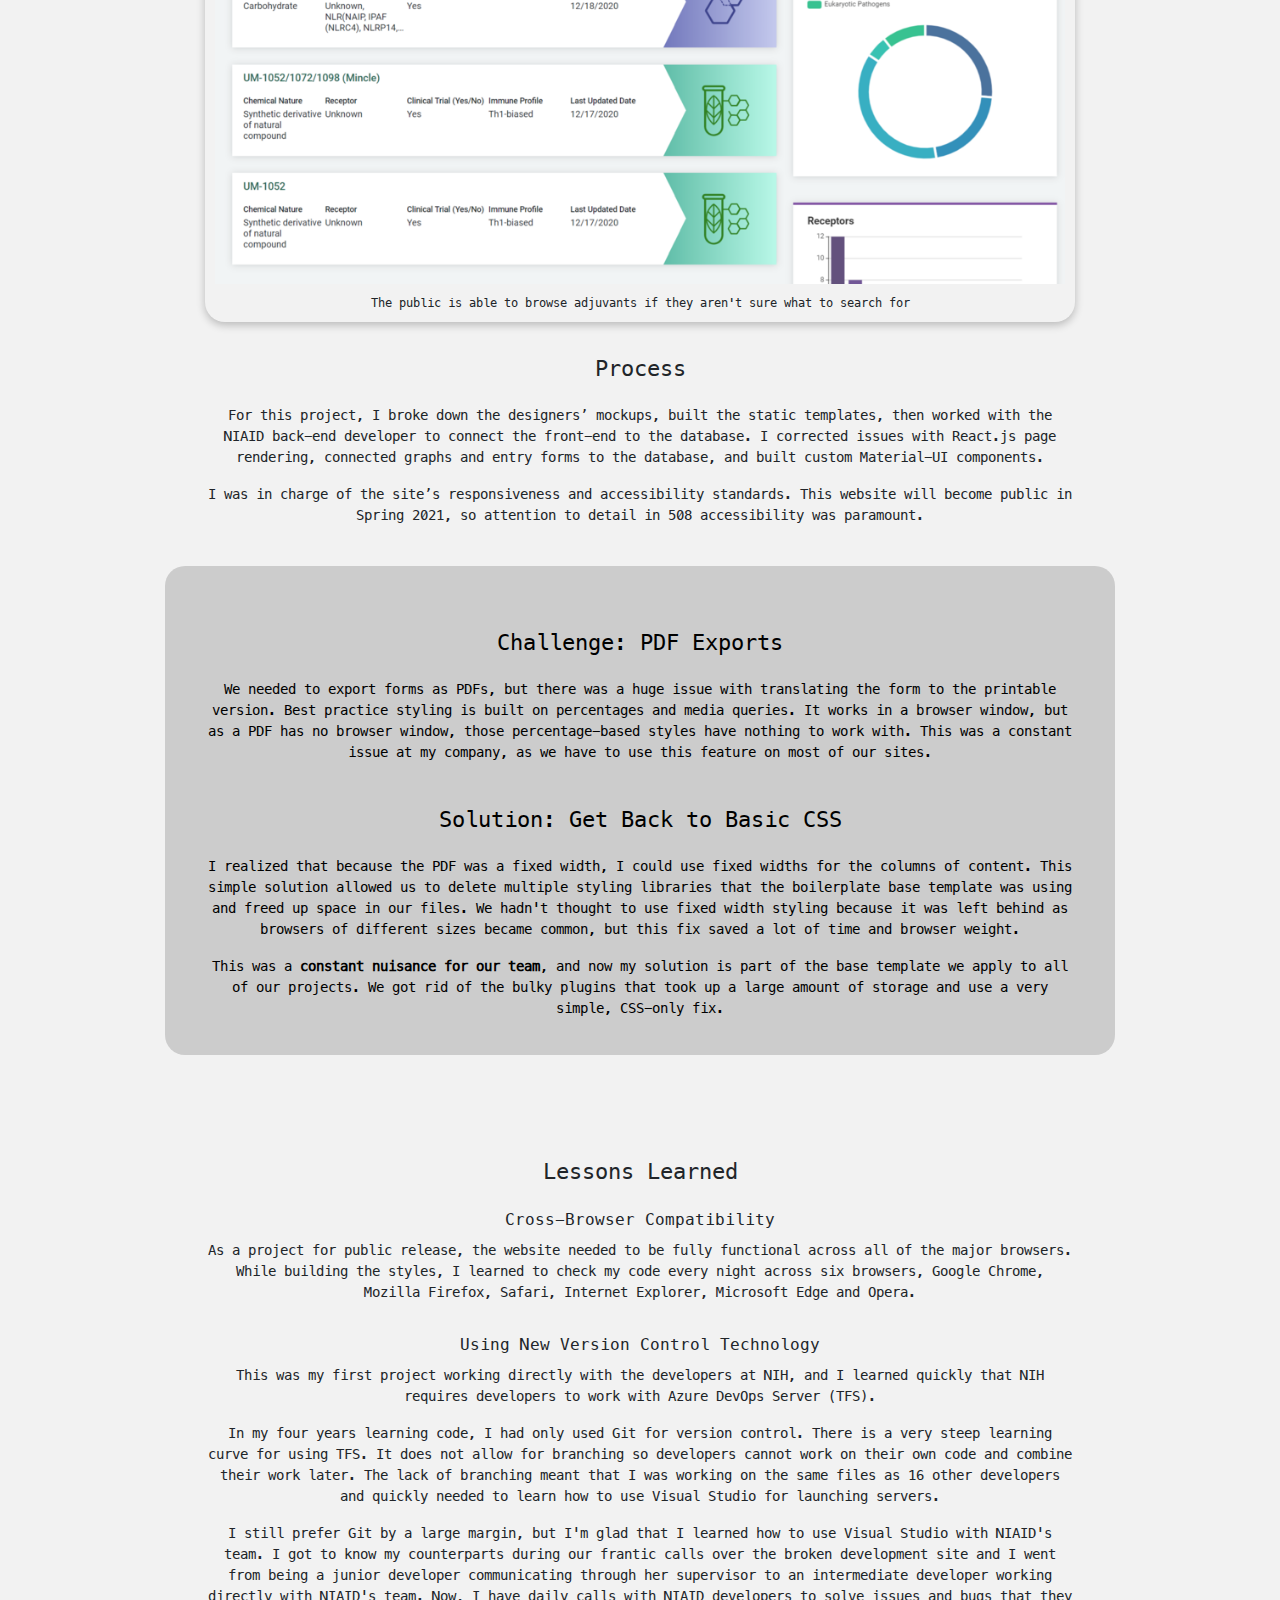
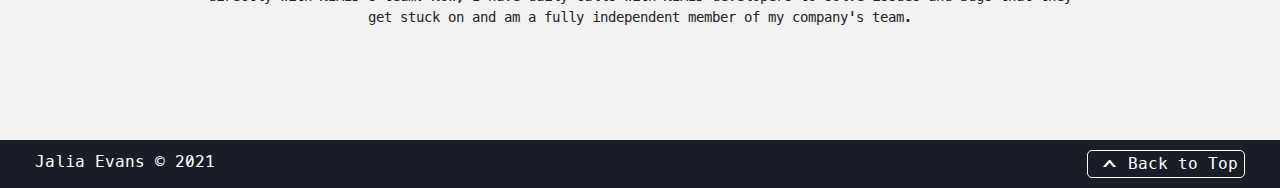
<file: vac.html>
<!DOCTYPE html>
<html lang="en">

    <head>
        <meta charset="UTF-8">
        <title>Jalia Evans</title>

        <link rel="stylesheet" href="css/bootstrap.css">
        <link rel="stylesheet" href="css/main.css">
    </head>

    <body>
        <header>
            <div class="container-fluid">
                <div class="navbar-expand-lg ">
                  <div class="nav-header">
                      <div class="site-name"><a href="/">Jalia Evans</a></div>
                      <button class="collapse-button navbar-toggler" type="button" data-toggle="collapse" data-target="#navbarCollapseContent" aria-controls="navbarSupportedContent" aria-expanded="false" aria-label="Toggle navigation">
                          <span class="burger-line"></span>
                          <span class="burger-line"></span>
                          <span class="burger-line"></span>
                      </button>
                  </div>
                  <div class="collapse navbar-collapse" id="navbarCollapseContent">
                    <nav class="collapsible-nav">
                        <ul>
                            <li>
                                <a href="bmw.html">NIH Work</a>
                            </li>
                            <li>
                                <a href="usvote.html">US Vote Foundation Work</a>
                            </li>
                        </ul>
                        <div class="list-name"><a href="/">Jalia Evans</a></div>
                        <ul>
                            <li>
                                <a href="vac.html">NIAID Work</a>
                            </li>
                            <li>
                                <a href="about.html">About Me</a>
                            </li>
                        </ul>
                    </nav>
                  </div>
                </div class="navbar-expand-lg ">
            </div>
        </header>

        <main>
            <div class="project-page-header">
                <h1 class="page-title">Vaccine Adjuvant Compendium (VAC)</h1>
                <div class="sub-page-title">The National Institute for Allergy & Disease (NIAID)</div>
            </div>
            <div class="container-fluid project-page">
                <div class="project-section" id="vac">
                    <p>The Vaccine Adjuvant Compendium (VAC) was established in 2020 by the NIAID Division of Allergy, Immunology, and Transplantation to foster collaborations between NIAID-supported adjuvant researchers and the broader scientific community. The VAC displays adjuvant characteristics or metadata defined through NIAID-supported adjuvant studies to help vaccine developers identify suitable adjuvants for various vaccine indications, including immune-mediated and infectious diseases. In addition, the VAC welcomes the inclusion of adjuvant metadata generated by other research programs.</p>
                    <p>I worked with a team of both Net eSolutions developers and internal NIAID developers to build a React.js based website that will go live in Spring 2021.</p>
                    <p><strong>Net eSolutions Project team:</strong> Jalia Evans, Henry Lavoo</p>
                </div>
                <div class="screenshot-container copy-image">
                    <img src="images/vac_home.png" class="project-image" alt="VAC Home Page">
                    <div class="caption">The VAC home page, where researchers can search adjuvants and find projects by multiple categories</div>
                </div>
                <section class="copy-section">
                    <div class="section-head">Project Goals</div>
                    <p>An adjuvant is an ingredient used in some vaccines that helps create a stronger immune response in people receiving the vaccine.</p>
                    <p>The ultimate goal of NIAID’s adjuvant research programs is to develop a “toolbox” of adjuvants that can be matched with antigens to optimize vaccine efficacy. NIAID also aims to strengthen immunology research to further increase understanding of immune mechanisms and fuel the adjuvant pipeline. </p>
                    <p>The Vaccine Adjuvant Compendium is a website that allows researchers and (eventually) the public to search NIAID's large database and allow researchers to view other NIAID's databases and add their own projects. Our goal was to quickly build and roll out this application for COVID-19 researchers, among other scientists, and allow the public to learn more about the research process.</p>
                </section>
                <div class="screenshot-container copy-image">
                    <img src="images/vac_banners_graph.png" class="project-image" alt="VAC Banner Page">
                    <div class="caption">The public is able to browse adjuvants if they aren't sure what to search for</div>
                </div>
                <section class="copy-section">
                    <div class="section-head">Process</div>
                    <p>For this project, I broke down the designers’ mockups, built the static templates, then worked with the NIAID back-end developer to connect the front-end to the database. I corrected issues with React.js page rendering, connected graphs and entry forms to the database, and built custom Material-UI components.</p>
                    <p>I was in charge of the site’s responsiveness and accessibility standards. This website will become public in Spring 2021, so attention to detail in 508 accessibility was paramount.</p>
                    <div class="challenge">
                        <div class="challenge-head">Challenge: PDF Exports</div>
                        <p>We needed to export forms as PDFs, but there was a huge issue with translating the form to the printable version. Best practice styling is built on percentages and media queries. It works in a browser window, but as a PDF has no browser window, those percentage-based styles have nothing to work with. This was a constant issue at my company, as we have to use this feature on most of our sites.</p>
                        <div class="solution-head">Solution: Get Back to Basic CSS</div>
                        <p>I realized that because the PDF was a fixed width, I could use fixed widths for the columns of content. This simple solution allowed us to delete multiple styling libraries that the boilerplate base template was using and freed up space in our files. We hadn't thought to use fixed width styling because it was left behind as browsers of different sizes became common, but this fix saved a lot of time and browser weight.</p>
                        <p>This was a <strong>constant nuisance for our team</strong>, and now my solution is part of the base template we apply to all of our projects. We got rid of the bulky plugins that took up a large amount of storage and use a very simple, CSS-only fix. </p>
                    </div>
                </section>
                <div class="copy-section lessons-learned">
                    <div class="section-head">Lessons Learned</div>
                    <div class="lesson">
                        <div class="lesson-head">Cross-Browser Compatibility</div>
                        <p>As a project for public release, the website needed to be fully functional across all of the major browsers. While building the styles, I learned to check my code every night across six browsers, Google Chrome, Mozilla Firefox, Safari, Internet Explorer, Microsoft Edge and Opera.</p>
                    </div>
                    <div class="lesson">
                        <div class="lesson-head">Using New Version Control Technology</div>
                        <p>This was my first project working directly with the developers at NIH, and I learned quickly that NIH requires developers to work with Azure DevOps Server (TFS).</p>
                        <p>In my four years learning code, I had only used Git for version control. There is a very steep learning curve for using TFS. It does not allow for branching so developers cannot work on their own code and combine their work later. The lack of branching meant that I was working on the same files as 16 other developers and quickly needed to learn how to use Visual Studio for launching servers. </p>
                        <p>I still prefer Git by a large margin, but I'm glad that I learned how to use Visual Studio with NIAID's team. I got to know my counterparts during our frantic calls over the broken development site and I went from being a junior developer communicating through her supervisor to an intermediate developer working directly with NIAID's team. Now, I have daily calls with NIAID developers to solve issues and bugs that they get stuck on and am a fully independent member of my company's team.</p>
                    </div>
                </div>
            </div>
        </main>

        <footer class="footer">
            <div class="container-fluid footer-content">
                <div class="author">Jalia Evans &copy; 2021</div>
                <button id="backToTop">Back to Top</button>
            </div>
        </footer>
        
      <script src="js/jquery.min.js"></script>
      <script src="js/popper.min.js"></script>
      <script src="js/bootstrap.min.js"></script>
      <script src="js/echarts.min.js"></script>
      <script src="data/awardeeFunding.json"></script>
      <script src="js/main.js"></script>
      </body>
</html>
</file>
<file: css/main.css>
@font-face {
  font-family: 'menlo';
  src: url(./../fonts/Menlo-Regular.woff); }

html, body {
  min-height: 100%;
  min-width: 100%;
  margin: 0;
  padding: 0;
  display: table;
  position: relative; }

* {
  font-family: menlo, sans-serif; }

.sr-only {
  display: none; }

p {
  font-size: 14px; }

html, body {
  height: 100%;
  position: relative;
  background: #181d27; }

main {
  padding-bottom: 60px;
  background: #f2f2f2; }
  main.landing-page {
    padding-bottom: 0; }

header {
  background: #000;
  padding: 5px 0; }
  header .site-name {
    text-align: center;
    padding: 10px 5px; }
    header .site-name a {
      color: #D0DB97;
      transition: .3s; }
      header .site-name a:hover {
        color: #FFC900;
        transition: .3s;
        text-decoration: none; }
  header nav {
    display: flex;
    flex-direction: row;
    justify-content: space-between;
    flex: 1 1 0;
    max-width: 1400px;
    margin: auto; }
    header nav ul {
      list-style: none;
      padding: 0;
      display: flex;
      justify-content: space-around;
      flex: auto;
      width: 33%;
      margin-bottom: 0; }
      header nav ul li {
        font-size: 14px;
        padding: 5px; }
        header nav ul li a {
          color: #fff;
          text-decoration: none;
          position: relative;
          transition: .3s ease-in-out; }
          header nav ul li a:after {
            content: '';
            display: block;
            height: 2px;
            width: 0%;
            position: absolute;
            background: transparent;
            transition: .3s ease-in-out; }
          header nav ul li a:hover {
            color: #FFC900;
            transition: .3s ease-in-out;
            text-decoration: none; }
            header nav ul li a:hover:after {
              background: #FFC900;
              width: 100%;
              transition: .3s ease-in-out; }
  header .list-name {
    margin-top: 4px; }
    header .list-name a {
      color: #D0DB97;
      transition: .3s; }
      header .list-name a:hover {
        color: #FFC900;
        text-decoration: none;
        transition: .3s; }
  header .nav-header {
    display: flex;
    justify-content: space-between; }
    header .nav-header .collapse-button {
      border: 0;
      background: transparent;
      position: relative;
      width: 45px;
      padding: 0; }
      header .nav-header .collapse-button .burger-line {
        display: inline-block;
        width: 23px;
        height: 2px;
        position: absolute;
        left: 10.5px;
        background: #fff; }
        header .nav-header .collapse-button .burger-line:nth-child(2) {
          top: 14px; }
        header .nav-header .collapse-button .burger-line:last-child {
          bottom: 12px; }
  header .collapsible-nav.collapsing {
    height: 0;
    overflow-y: hidden;
    transition: 0.3s; }
  @media (min-width: 993px) {
    header .nav-header {
      display: none; } }
  @media (max-width: 992px) {
    header .site-name {
      display: block; }
    header .list-name {
      display: none;
      padding: 0; }
    header nav ul {
      justify-content: space-around; } }
  @media (max-width: 768px) {
    header .site-name {
      text-align: left; }
    header nav ul {
      flex-direction: column; }
      header nav ul li {
        margin-bottom: 5px; }
        header nav ul li.list-name {
          display: none; }
        header nav ul li:last-child {
          margin-bottom: 0; } }
  @media (max-width: 550px) {
    header nav {
      flex-direction: column; }
      header nav ul {
        width: 100%;
        margin-bottom: 5px; } }

.landing-page {
  background: #181d27;
  color: #fff;
  display: flex;
  flex-direction: column;
  justify-content: center;
  min-height: 100vh;
  left: 0;
  position: relative;
  top: 0;
  width: 100%; }

@keyframes vertHeader {
  from {
    height: 0; }
  to {
    height: calc(78% - 1px); } }

@keyframes shrinkVertSlide {
  from {
    height: 100%; }
  to {
    height: 0; } }

@keyframes lgExpandVertSlide {
  from {
    height: 0%; }
  to {
    height: calc(85%); } }

@keyframes smExpandVertSlide {
  from {
    height: 0%; }
  to {
    height: calc(100% + 10px); } }

@keyframes sideSlide {
  from {
    height: 3px;
    width: 0; }
  to {
    height: 3px;
    width: 50px; } }

@keyframes vertTextReveal {
  from {
    height: 100%; }
  to {
    height: 0; } }

@keyframes sideTextReveal {
  from {
    width: 100%; }
  to {
    width: 0; } }
  .landing-page .landing-content {
    max-width: 1200px;
    margin: auto;
    position: relative;
    width: 80%; }
    .landing-page .landing-content h1 {
      margin-bottom: 50px;
      position: relative; }
      .landing-page .landing-content h1 strong {
        font-weight: 500;
        color: #D0DB97; }
      .landing-page .landing-content h1::after {
        animation: vertTextReveal 1s forwards;
        animation-delay: .7s;
        background: #181d27;
        content: "";
        display: block;
        height: 100%;
        position: absolute;
        right: 0;
        bottom: 0;
        width: 100%; }
    .landing-page .landing-content .landing-nav::before {
      animation: vertHeader 1s forwards;
      animation-delay: 1s;
      background: #fff;
      content: "";
      display: block;
      height: 0;
      left: 3px;
      position: absolute;
      top: 18%;
      width: 3px; }
    .landing-page .landing-content .landing-nav .portfolio-section {
      padding-left: 70px; }
      .landing-page .landing-content .landing-nav .portfolio-section a {
        color: #fff;
        text-decoration: none;
        transition: .3s; }
        .landing-page .landing-content .landing-nav .portfolio-section a:hover, .landing-page .landing-content .landing-nav .portfolio-section a:focus {
          letter-spacing: 1.25px;
          transition: .3s; }
      .landing-page .landing-content .landing-nav .portfolio-section .list-head {
        font-size: 36px;
        color: #69B578;
        position: relative; }
        .landing-page .landing-content .landing-nav .portfolio-section .list-head a {
          color: #69B578;
          display: block; }
        .landing-page .landing-content .landing-nav .portfolio-section .list-head::after {
          animation: sideTextReveal 4s forwards;
          animation-delay: 1.9s;
          background: #181d27;
          content: "";
          display: block;
          height: 100%;
          position: absolute;
          right: 0;
          bottom: 0;
          width: 100%; }
        .landing-page .landing-content .landing-nav .portfolio-section .list-head::before {
          animation: sideSlide 1s forwards;
          animation-delay: 1.75s;
          display: block;
          content: "";
          position: absolute;
          height: 3px;
          background: #fff;
          top: 50%;
          left: -65px; }
      .landing-page .landing-content .landing-nav .portfolio-section ul {
        list-style: none;
        padding: 0;
        padding-left: 70px;
        position: relative; }
        .landing-page .landing-content .landing-nav .portfolio-section ul::before {
          display: block;
          content: "";
          position: absolute;
          height: 0;
          background: #fff;
          top: -10px;
          width: 3px;
          left: 3px; }
        .landing-page .landing-content .landing-nav .portfolio-section ul.work::before {
          animation: lgExpandVertSlide .5s forwards;
          animation-delay: 2.8s; }
        .landing-page .landing-content .landing-nav .portfolio-section ul.about::before {
          animation: smExpandVertSlide .5s forwards;
          animation-delay: 2.8s; }
        .landing-page .landing-content .landing-nav .portfolio-section ul li {
          margin: 15px 0;
          position: relative; }
          .landing-page .landing-content .landing-nav .portfolio-section ul li::before {
            animation: sideSlide 1s forwards;
            animation-delay: 3.25s;
            background: #fff;
            content: "";
            display: block;
            left: -65px;
            top: 11px;
            position: absolute; }
          .landing-page .landing-content .landing-nav .portfolio-section ul li::after {
            animation: sideTextReveal 4s forwards;
            animation-delay: 3.7s;
            background: #181d27;
            content: "";
            display: block;
            height: 100%;
            position: absolute;
            right: 0;
            bottom: 0;
            width: 100%; }
          .landing-page .landing-content .landing-nav .portfolio-section ul li .project-title {
            display: block;
            font-size: 18px; }
          .landing-page .landing-content .landing-nav .portfolio-section ul li .org {
            font-size: 14px;
            display: block;
            margin-top: 5px;
            padding-bottom: 10px;
            color: #4aa057; }
    @media (max-width: 1250px) {
      .landing-page .landing-content .landing-nav::before {
        display: none; }
      .landing-page .landing-content .landing-nav .portfolio-section .list-head::before {
        animation: none;
        display: none; }
      .landing-page .landing-content .landing-nav .portfolio-section ul {
        animation: expandVertSlide 1s forwards;
        animation-delay: 1s; }
        .landing-page .landing-content .landing-nav .portfolio-section ul:before {
          display: none; }
      .landing-page .landing-content .landing-nav .portfolio-section {
        padding-left: 0; } }

.project-page-header {
  background: #181d27;
  text-align: center;
  color: white;
  min-height: 250px;
  display: flex;
  flex-direction: column;
  justify-content: center;
  padding: 20px; }
  .project-page-header .page-title {
    margin-bottom: 20px;
    font-size: 35px; }
  .project-page-header .sub-page-title {
    line-height: 32px; }

.project-page {
  max-width: 900px;
  margin: 40px auto;
  /* entire container, keeps perspective */ }
  .project-page p {
    text-align: center; }
    .project-page p a {
      font-weight: 900;
      text-decoration: underline;
      color: #000;
      transition: .3s; }
      .project-page p a:hover {
        color: #084887;
        transition: .3s;
      }
  .project-page .project-head {
    text-align: center;
    margin: 80px auto 50px auto; }
    .project-page .project-head .project-title {
      background: #084887;
      color: #fff;
      font-size: 22px;
      letter-spacing: 1px;
      padding: 4px 40px; }
    .project-page .project-head .focus {
      display: block;
      font-weight: 600;
      font-size: 14px;
      margin-top: 10px; }
  .project-page .graph-table-container {
    padding: 20px;
    padding-bottom: 5px;
    border-radius: 15px;
    margin: 40px 0;
    position: relative;
    box-shadow: rgba(0, 0, 0, 0.24) 0px 3px 8px; }
    @media (max-width: 768px) {
      .project-page .graph-table-container {
        padding: 20px 0; } }
    .project-page .graph-table-container .bmw-sample-container .graph-header {
      display: flex;
      justify-content: space-between;
      margin: 4px 4px 20px 4px; }
      @media (max-width: 992px) {
        .project-page .graph-table-container .bmw-sample-container .graph-header {
          flex-direction: column;
          justify-content: flex-start;
          text-align: center; }
          .project-page .graph-table-container .bmw-sample-container .graph-header .dropdowns {
            width: 100%;
            justify-content: center;
            margin-top: 10px; } }
      .project-page .graph-table-container .bmw-sample-container .graph-header .graph-title {
        font-size: 18px;
        line-height: 40px; }
      .project-page .graph-table-container .bmw-sample-container .graph-header .dropdowns {
        display: flex; }
        .project-page .graph-table-container .bmw-sample-container .graph-header .dropdowns .dropdown:last-child {
          margin-left: 10px; }
        .project-page .graph-table-container .bmw-sample-container .graph-header .dropdowns .dropdown .dropdown-toggle {
          background: #e5e5e5;
          color: #000;
          width: 140px;
          text-align: left;
          position: relative;
          padding: 4px 20px 4px 15px;
          border: solid 3px transparent; }
          .project-page .graph-table-container .bmw-sample-container .graph-header .dropdowns .dropdown .dropdown-toggle:after {
            border-left: 0;
            border-right: 0;
            border-top: 0;
            border-bottom: 0;
            background: url("./../images/right-chevron.svg");
            background-size: cover;
            position: absolute;
            right: 15px;
            height: 15px;
            width: 15px;
            top: 9px;
            transform: rotate(90deg); }
          .project-page .graph-table-container .bmw-sample-container .graph-header .dropdowns .dropdown .dropdown-toggle.filtered-data {
            border-color: #000; }
        .project-page .graph-table-container .bmw-sample-container .graph-header .dropdowns .dropdown .dropdown-menu {
          max-height: 400px;
          overflow-y: scroll; }
    .project-page .graph-table-container .bmw-table {
      margin-bottom: 20px;
      text-align: center;
      position: relative; }
  .project-page .flip-btn {
    margin: auto;
    display: block;
    padding: 5px 25px;
    margin-bottom: 15px;
    border: solid 2px #000; }
  .project-page .flip-container {
    perspective: 1000px; }
    .project-page .flip-container .flipped.flipper, .project-page .flip-container .flip-container.hover .flipper {
      transform: rotateY(180deg); }
    .project-page .flip-container .flipper {
      transition: 1s;
      transform-style: preserve-3d;
      position: relative; }
  .project-page .flip-container, .project-page .front, .project-page .back {
    width: 100%;
    height: 450px;
    overflow: auto; }
    @media (max-width: 992px) {
      .project-page .flip-container, .project-page .front, .project-page .back {
        height: 500px; } }
    @media (max-width: 550px) {
      .project-page .flip-container, .project-page .front, .project-page .back {
        height: 530px; } }
  .project-page .front, .project-page .back {
    backface-visibility: hidden;
    -webkit-backface-visibility: hidden;
    backface-visibility: hidden;
    -webkit-transition: 0.6s;
    transition: 0.6s;
    -webkit-transform-style: preserve-3d;
    transform-style: preserve-3d;
    position: absolute;
    top: 0;
    left: 0; }
  .project-page .front {
    z-index: 2;
    /* for firefox 31 */
    transform: rotateY(0deg); }
  .project-page .back {
    transform: rotateY(180deg); }
  .project-page .copy-section {
    margin: 60px auto 100px auto; }
  .project-page .challenge-head, .project-page .solution-head, .project-page .section-head {
    font-size: 22px;
    text-align: center;
    margin-bottom: 20px;
    margin-top: 40px; }
  .project-page .challenge {
    background: #ccc;
    color: #000;
    padding: 20px 40px;
    border-radius: 20px;
    margin: 40px -40px; }
    @media (max-width: 768px) {
      .project-page .challenge {
        margin-right: 0;
        margin-left: 0; } }
    .project-page .challenge .solution-head {
      margin-top: 40px; }
    .project-page .challenge .graph-table-container {
      background: white; }
  .project-page .lesson {
    margin-bottom: 30px; }
    .project-page .lesson .lesson-head {
      text-align: center;
      font-size: 16px;
      margin-bottom: 8px; }
  .project-page .screenshot-container {
    padding: 10px;
    box-shadow: rgba(0, 0, 0, 0.24) 0px 3px 8px;
    border-radius: 20px;
    margin-top: 20px;
    margin-bottom: -20px; }
    .project-page .screenshot-container.copy-image {
      margin-top: 40px;
      margin-bottom: -30px; }
    .project-page .screenshot-container .project-image {
      width: 100%;
      margin: 10px auto; }
    .project-page .screenshot-container .caption {
      font-size: 12px;
      text-align: center; }

.about-page {
  background: #181d27;
  height: calc(100% - 40px); }
  .about-page .about-name {
    text-align: center;
    padding: 20px;
    padding-top: 60px;
    margin-bottom: 30px; }
    .about-page .about-name h1 {
      color: #fff; }
    .about-page .about-name .pronounce {
      display: block;
      color: #69B578; }
  .about-page .about-container {
    width: 100%;
    height: 100%;
    display: flex;
    flex-direction: column;
    justify-content: center; }
  .about-page p {
    color: #fff; }
  .about-page .about-section {
    max-width: 900px;
    color: white;
    margin: 20px auto;
    padding: 0 40px;
    margin-bottom: 50px; }
    .about-page .about-section:last-child {
      margin-bottom: 0; }
    .about-page .about-section .section-head {
      font-size: 22px;
      color: #D0DB97;
      margin-bottom: 10px; }
    .about-page .about-section ul {
      list-style: none;
      position: relative; }
      .about-page .about-section ul::before {
        animation-delay: 1s;
        background: #fff;
        content: "";
        display: block;
        height: calc(85%);
        left: 3px;
        position: absolute;
        top: 0;
        width: 3px; }
      @media (max-width: 768px) {
        .about-page .about-section ul:before {
          display: none; } }
      .about-page .about-section ul li {
        margin-bottom: 15px;
        position: relative;
        padding-left: 10px; }
        .about-page .about-section ul li:last-child {
          margin-bottom: 0; }
        .about-page .about-section ul li::before {
          background: #fff;
          content: "";
          display: block;
          height: 3px;
          left: -35px;
          top: 11px;
          width: 30px;
          position: absolute; }
        .about-page .about-section ul li a {
          color: #FFC900; }
    .about-page .about-section .contact-links a {
      border: solid 1px #FFC900;
      color: #FFC900;
      transition: .3s;
      padding: 4px 10px;
      margin: 0 8px; }
      .about-page .about-section .contact-links a:first-child {
        margin-left: 0; }
      .about-page .about-section .contact-links a:last-child {
        margin-right: 0; }
      .about-page .about-section .contact-links a:hover, .about-page .about-section .contact-links a:focus {
        background: #FFC900;
        color: #181d27;
        transition: .3s; }
    @media (max-width: 700px) {
      .about-page .about-section .contact-links {
        display: flex;
        flex: auto; } }

footer {
  background: #181d27;
  padding: 10px 20px;
  position: absolute;
  bottom: 0;
  width: 100%; }
  footer .footer-content {
    display: flex;
    color: white;
    justify-content: space-between;
    max-width: 1400px;
    margin: auto; }
    footer .footer-content #backToTop {
      background: transparent;
      color: white;
      padding-left: 40px;
      position: relative;
      border: solid 1px #fff;
      border-radius: 5px;
      transition: .3s; }
      footer .footer-content #backToTop::after {
        display: block;
        content: '\2039';
        background-size: cover;
        position: absolute;
        height: 15px;
        width: 15px;
        transform: rotate(90deg);
        color: white;
        left: 30px;
        font-size: 30px;
        top: 3.5px;
        transition: .3s; }
      footer .footer-content #backToTop:hover {
        background: white;
        color: black;
        transition: .3s;
        border-color: black; }
        footer .footer-content #backToTop:hover::after {
          color: black;
          transition: .3s; }
    @media (max-width: 600px) {
      footer .footer-content {
        flex-direction: column;
        text-align: center; }
        footer .footer-content #backToTop {
          margin-top: 8px; }
          footer .footer-content #backToTop::after {
            left: 33%;
            top: 6px; } }
</file>
